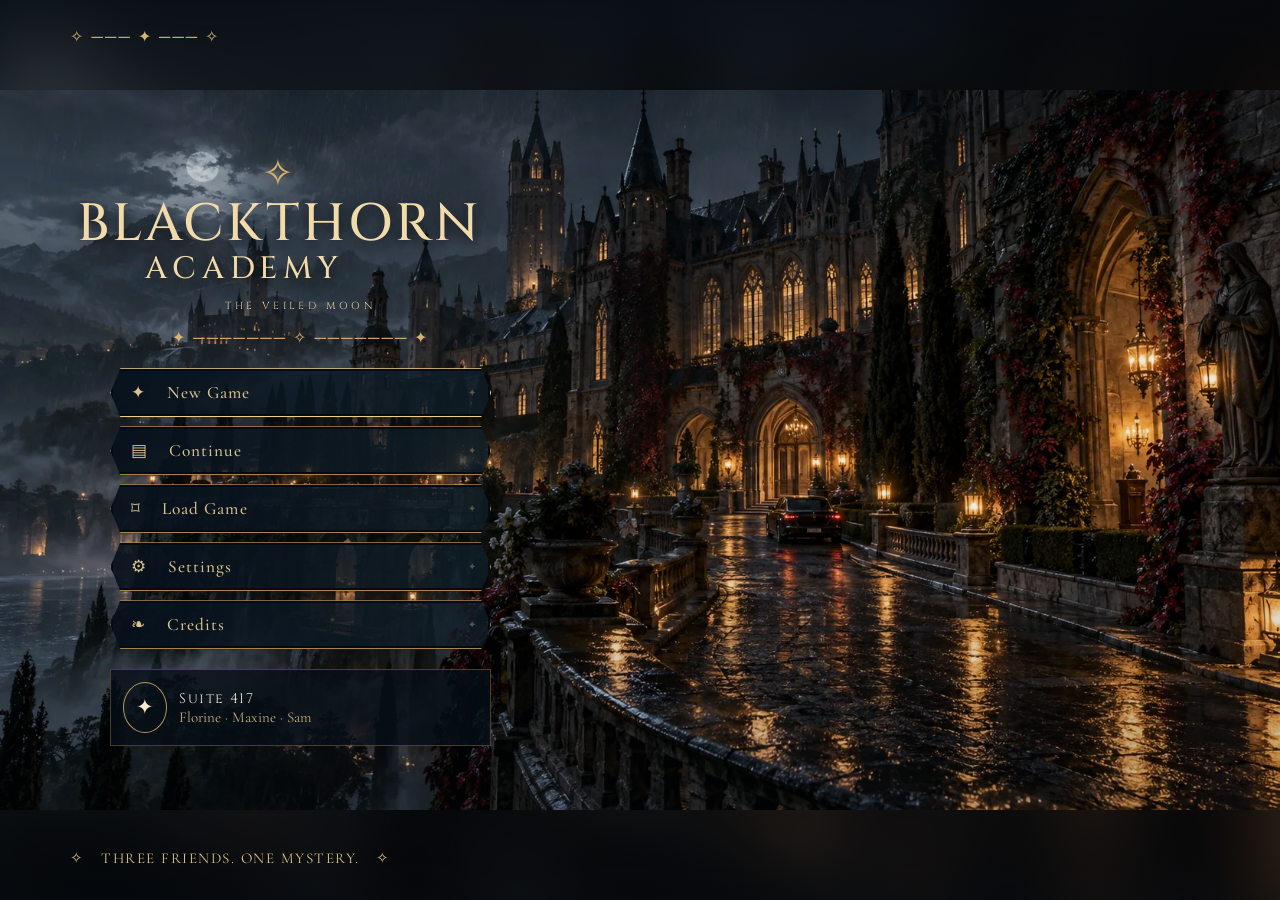
<file: index.html>
<!doctype html>
<html lang="en"><head><meta charset="utf-8"><meta name="viewport" content="width=device-width,initial-scale=1">
<meta name="theme-color" content="#09131f"><title>Blackthorn Academy — The Veiled Moon</title>
<link rel="stylesheet" href="projector.css"></head>
<body>
<main id="projection" aria-live="polite">
 <div class="scene-image" id="image"></div><div class="scene-shade"></div>
 <section id="menu" class="menu-screen">
   <div class="menu-ornament" aria-hidden="true">✧ ─── ✦ ─── ✧</div>
   <div class="menu-content">
    <div class="brand-sigil" aria-hidden="true">✧</div>
    <h1>BLACKTHORN <span>ACADEMY</span></h1>
    <div class="menu-subtitle">THE VEILED MOON</div>
    <div class="menu-divider">✦ ─────── ✧ ─────── ✦</div>
    <nav class="menu-buttons" aria-label="Main menu">
     <button id="newGame">✦ <span>New Game</span></button>
     <button id="continueGame">▤ <span>Continue</span></button>
     <button id="loadGame">⌑ <span>Load Game</span></button>
     <button id="settingsGame">⚙ <span>Settings</span></button>
     <button id="creditsGame">❧ <span>Credits</span></button>
    </nav>
    <div class="menu-profile"><span class="profile-symbol">✦</span><div><strong>Suite 417</strong><small>Florine · Maxine · Sam</small></div></div>
   </div>
   <p class="menu-footer">✧ &nbsp; THREE FRIENDS. ONE MYSTERY. &nbsp; ✧</p>
 </section>
 <section id="game" hidden>
   <header class="game-brand">✦ BLACKTHORN <small>ACADEMY</small></header>
   <div class="chapter-marker"><span id="chapter"></span><span id="progress">01 / 12</span></div>
   <div id="narration" class="narration-panel framed">
      <span class="eyebrow">THE STORY</span><h2 id="title"></h2><p id="words"></p>
   </div>
   <div id="dialogue" class="dialogue-layout" hidden>
     <div class="dialogue-line line-left"><figure class="portrait"><img id="portraitLeft" alt=""><figcaption id="nameLeft"></figcaption></figure>
       <div class="dialogue-card framed"><div class="speaker" id="speakerLeft"></div><p id="lineLeft"></p></div></div>
     <div class="dialogue-line line-right"><div class="dialogue-card framed"><div class="speaker" id="speakerRight"></div><p id="lineRight"></p></div>
       <figure class="portrait"><img id="portraitRight" alt=""><figcaption id="nameRight"></figcaption></figure></div>
   </div>
   <div class="game-actions"><button id="previous" title="Previous scene">← Back</button><button id="next">Continue →</button></div>
   <footer id="foot">BLACKTHORN ACADEMY · THE VEILED MOON</footer>
 </section>
</main>
<div id="toast" role="status" class="toast" hidden></div>
<button id="pause" class="float-pause" aria-label="Pause story" hidden>Ⅱ</button>
<button id="menuBack" class="float-menu" aria-label="Open main menu" hidden>☰</button>
<div id="paused" class="pause-screen" hidden><div class="pause-box framed"><p>BLACKTHORN ACADEMY</p><h2>The story is paused</h2><p>Everything is waiting for you.</p><button id="resume">▶ Resume</button></div></div>
<div id="modal" class="modal-overlay" hidden><div class="modal-card framed"><button id="modalClose" aria-label="Close dialog">✕</button><h2 id="modalTitle"></h2><div id="modalBody"></div></div></div>
<script src="blackthorn-sync.js" defer></script><script src="image-manifest.js" defer></script><script src="story-data.js" defer></script><script src="story-english.js" defer></script><script src="opening-script.js" defer></script><script src="story-script-week2.js" defer></script><script src="story-script-west-route.js" defer></script><script src="story-script-records.js" defer></script><script src="story-script-closing.js" defer></script><script src="story-beat-policy.js" defer></script><script src="projector.js" defer></script>
</body></html>
</file>
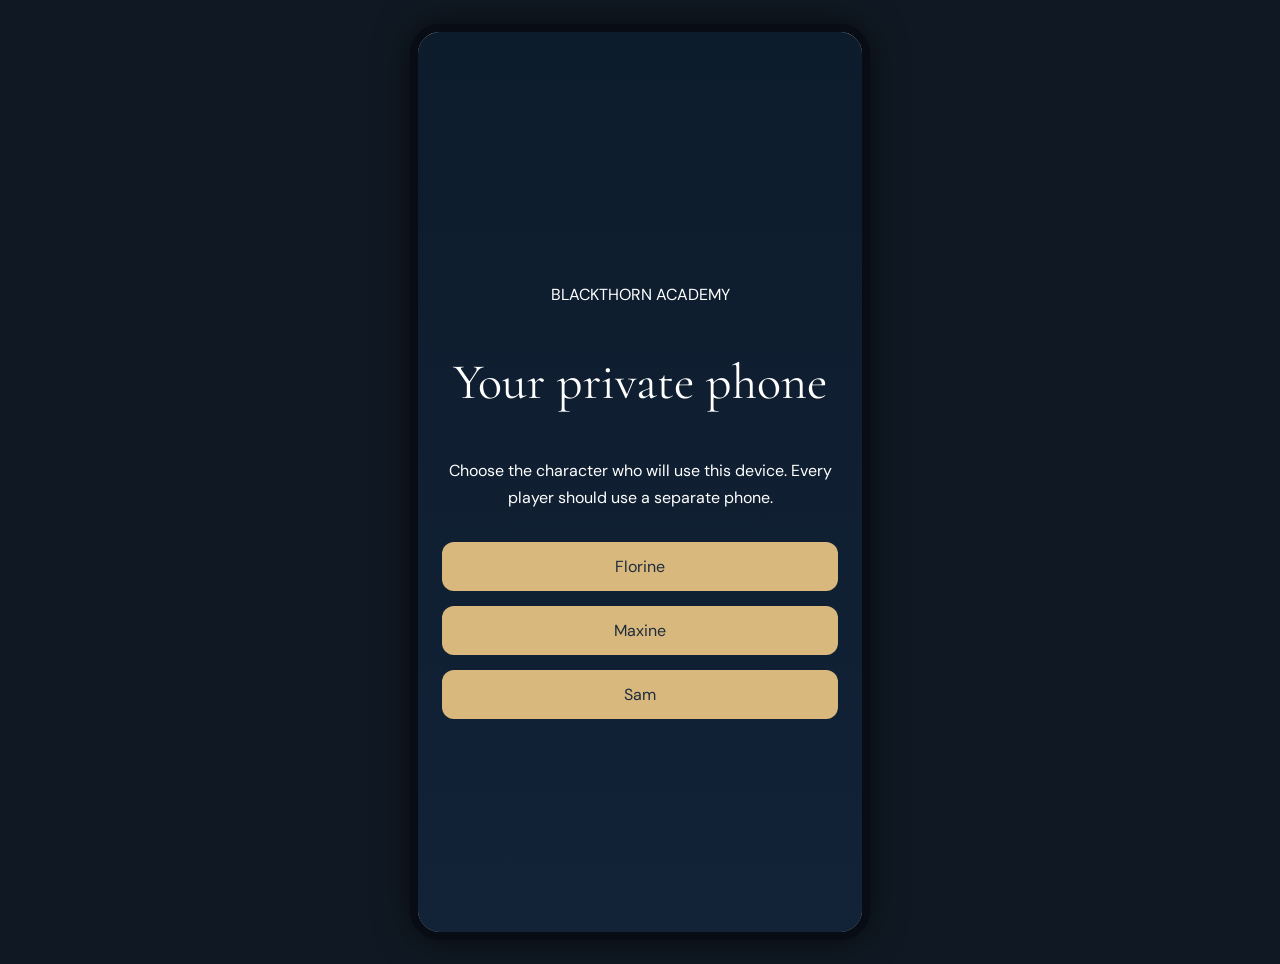
<file: phone/index.html>
<!doctype html><html lang="en"><head><meta charset="utf-8"><meta name="viewport" content="width=device-width,initial-scale=1,viewport-fit=cover"><meta name="theme-color" content="#101923"><meta name="apple-mobile-web-app-capable" content="yes"><title>Blackthorn · Private Phone</title><link rel="stylesheet" href="phone.css"></head><body><main id="screen" aria-live="polite"></main><script src="../blackthorn-sync.js" defer></script><script src="../story-data.js" defer></script><script src="../phone-english.js" defer></script><script src="../phone-dialogue-expanded.js" defer></script><script src="../phone-dialogue-week2.js" defer></script><script src="phone.js" defer></script></body></html>
</file>
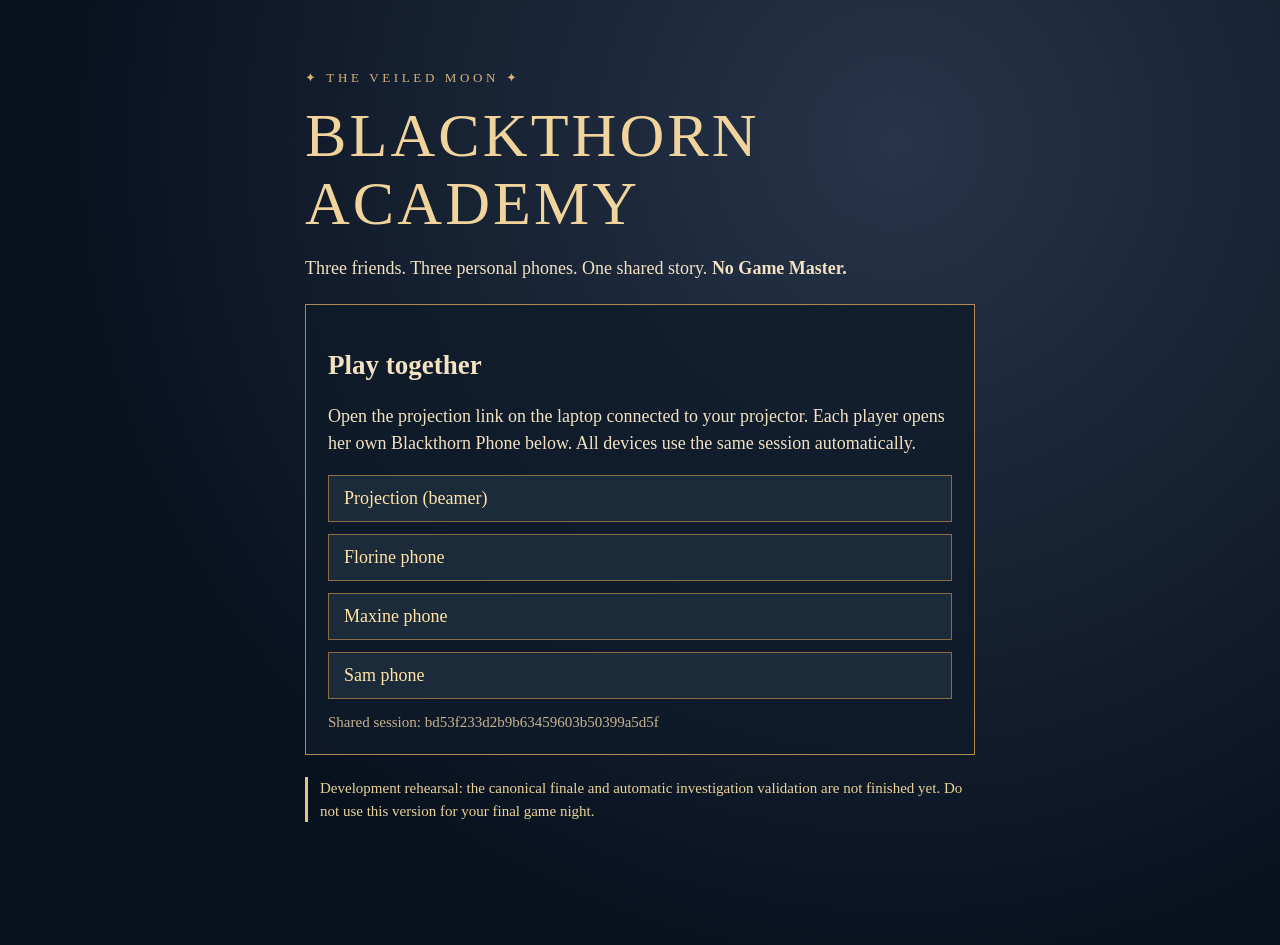
<file: director.html>
<!doctype html><html lang="en"><head><meta charset="utf-8"><title>Blackthorn Academy — Play Together</title><meta name="viewport" content="width=device-width,initial-scale=1"><style>body{background:#091421;color:#e9d09b;font:22px Georgia,serif;text-align:center;padding:15vh 10vw}a{color:#e9d09b}</style></head><body><h1>Blackthorn Academy</h1><p>This game is played by three friends. There is no Director.</p><p><a id="play" href="play.html">Open the shared game lobby</a></p><script>const u=new URL('play.html',location.href);const session=new URLSearchParams(location.search).get('session');if(session)u.searchParams.set('session',session);document.getElementById('play').href=u.href;location.replace(u.href);</script></body></html>
</file>
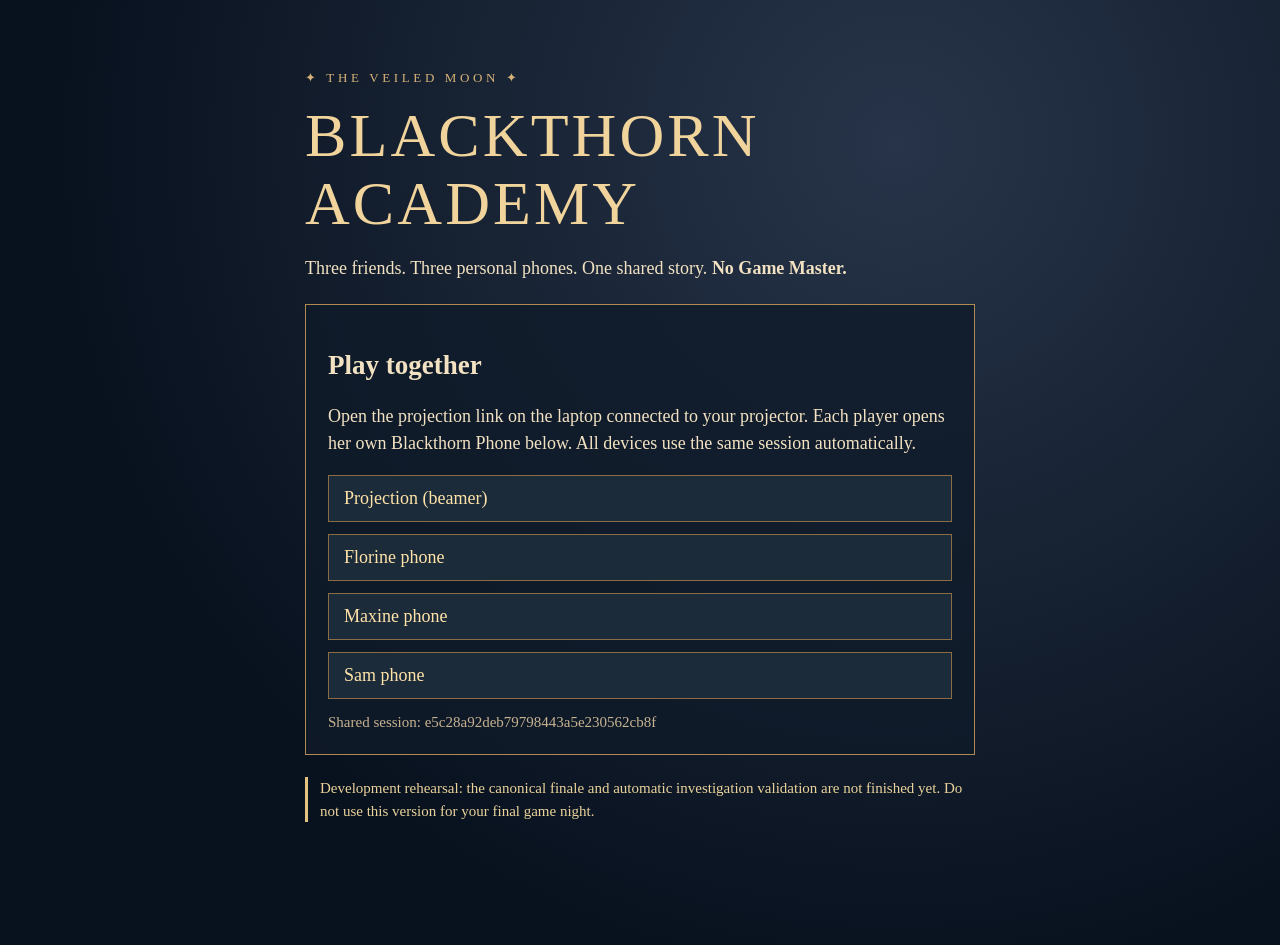
<file: play.html>
<!doctype html><html lang="en"><head><meta charset="utf-8"><meta name="viewport" content="width=device-width,initial-scale=1"><meta name="theme-color" content="#09131f"><title>Blackthorn Academy — Play Together</title><style>
:root{color-scheme:dark}*{box-sizing:border-box}body{margin:0;min-height:100vh;background:radial-gradient(circle at 70% 15%,#273449,#08111e 70%);font:18px Georgia,serif;color:#f2e2c2}.wrap{width:min(720px,92vw);margin:5vh auto;padding:25px}h1{font-weight:normal;font-size:clamp(35px,6vw,62px);line-height:1.1;letter-spacing:.05em;margin:15px 0;color:#f1d49c}.eyebrow{letter-spacing:.28em;color:#d7b278;font-size:13px}p{line-height:1.5}.panel{padding:22px;border:1px solid #af8b52;background:#101b2acc;margin:22px 0}a{display:block;padding:12px 15px;margin:12px 0;background:#1c2b39;border:1px solid #8a6d42;color:#ffe3a9;text-decoration:none}a:hover{background:#334154}small{color:#c8b391}code{color:#ebd6ae;overflow-wrap:anywhere}.notice{color:#ead39b;border-left:3px solid #e3c37f;padding-left:12px;font-size:15px}</style></head><body><main class="wrap"><div class="eyebrow">✦ THE VEILED MOON ✦</div><h1>BLACKTHORN ACADEMY</h1><p>Three friends. Three personal phones. One shared story. <strong>No Game Master.</strong></p><section class="panel"><h2>Play together</h2><p>Open the projection link on the laptop connected to your projector. Each player opens her own Blackthorn Phone below. All devices use the same session automatically.</p><div id="links"></div><small id="session"></small></section><p class="notice">Development rehearsal: the canonical finale and automatic investigation validation are not finished yet. Do not use this version for your final game night.</p></main><script>
(function(){const q=new URLSearchParams(location.search);let session=q.get('session');if(!/^[a-zA-Z0-9_-]{16,64}$/.test(session||'')){const bytes=new Uint8Array(16);crypto.getRandomValues(bytes);session=Array.from(bytes,x=>x.toString(16).padStart(2,'0')).join('');history.replaceState(null,'','?session='+session)}
const base=new URL('./',location.href);const links=[['Projection (beamer)','./?session='+session+'&autoplay=1'],['Florine phone','phone/?character=florine&session='+session],['Maxine phone','phone/?character=maxine&session='+session],['Sam phone','phone/?character=sam&session='+session]];for(const [name,path]of links){const a=document.createElement('a');a.textContent=name;a.href=new URL(path,base).href;a.target='_blank';a.rel='noopener noreferrer';document.getElementById('links').append(a)}document.getElementById('session').textContent='Shared session: '+session})();
</script></body></html>
</file>
<file: projector.css>
@import url('https://fonts.googleapis.com/css2?family=Cinzel:wght@400;500;600;700&family=Cormorant+Garamond:wght@400;500;600&display=swap');
:root{--gold:#d7b474;--gold2:#947043;--ivory:#f5e9d2;--navy:#09131f;--ink:#0c1620}
*{box-sizing:border-box}html,body{height:100%;margin:0;background:#08101a;color:var(--ivory);font-family:'Cormorant Garamond',Georgia,serif}button{cursor:pointer;color:inherit;font:inherit}button:focus-visible{outline:3px solid #f5d48b;outline-offset:4px}
[hidden]{display:none!important}#projection{position:relative;isolation:isolate;width:100%;height:100dvh;min-height:480px;overflow:hidden}
.scene-image,.scene-shade{position:absolute;inset:0;z-index:-2;background-size:cover;background-position:center;transition:opacity .35s ease}
.scene-image{filter:brightness(1.10) contrast(.99) saturate(.95)}
.scene-shade{z-index:-1;background:linear-gradient(90deg,#040a13e8 0%,#08101c95 36%,#07101a10 77%),linear-gradient(0deg,#050911b9,transparent 31%);pointer-events:none}
.menu-screen{height:100%;width:100%;display:flex;flex-direction:column;justify-content:center;position:relative}
.menu-content{width:min(41vw,640px);padding:12px 0 16px 6%;z-index:2;max-height:94vh}
.menu-content h1{font:500 clamp(36px,4.1vw,74px)/.99 Cinzel,Georgia,serif;letter-spacing:.06em;margin:2px 0 8px;color:#f2dbab;text-shadow:0 4px 15px #000c}
.menu-content h1 span{display:block;font-size:.59em;letter-spacing:.19em;margin-left:2.2em;margin-top:3px}
.brand-sigil{font-size:clamp(30px,3vw,52px);color:var(--gold);text-align:center;max-width:90%;text-shadow:0 0 20px #e7c27b85}
.menu-subtitle{text-align:center;letter-spacing:.33em;font:clamp(10px,.8vw,15px) Cinzel,serif;color:#e9ce9a;margin:15px 0}
.menu-divider,.menu-ornament{font-size:16px;color:var(--gold);letter-spacing:.13em}.menu-divider{text-align:center;margin:12px auto 20px}.menu-ornament{position:absolute;top:3%;left:5.5%}
.menu-buttons{display:grid;gap:9px;margin:0 auto;width:min(85%,390px)}
.menu-buttons button{position:relative;display:flex;gap:20px;align-items:center;padding:10px 20px;text-align:left;min-height:49px;border:1px solid #a78350;background:linear-gradient(90deg,#06101be8,#10202bbb);color:#dbc291;font:500 clamp(17px,1.35vw,26px) 'Cormorant Garamond',serif;letter-spacing:.065em;box-shadow:inset 0 0 0 2px #050b13,0 0 0 1px #2a221a;clip-path:polygon(10px 0,calc(100% - 10px) 0,100% 50%,calc(100% - 10px) 100%,10px 100%,0 50%)}
.menu-buttons button::after{content:'✦';position:absolute;right:13px;font-size:10px;opacity:.35}
.menu-buttons button:hover,.menu-buttons button:focus-visible{background:linear-gradient(90deg,#372b20,#0d1923);box-shadow:inset 0 0 0 2px #050b13,0 0 16px #bd925050;color:#fff1c9}
.menu-buttons button:first-child{border-color:#f0ce8b;box-shadow:0 0 14px #d0a35c55,inset 0 0 0 2px #050b13}
.menu-buttons button span{flex:1}.menu-profile{display:flex;align-items:center;gap:12px;border:1px solid #94744877;padding:12px;margin:20px auto 0;max-width:85%;background:#060e17cc}.profile-symbol{border:1px solid #ba9455;border-radius:50%;padding:12px;font-size:21px}.menu-profile strong,.menu-profile small{display:block}.menu-profile strong{font:14px Cinzel,serif;letter-spacing:.1em}.menu-profile small{color:#c8ad7b;font-size:15px}.menu-footer{position:absolute;bottom:2%;left:5.5%;font-size:15px;color:#dfc38e;letter-spacing:.1em}
#game{position:absolute;inset:0}.game-brand{position:absolute;top:3.5%;left:4%;font:500 clamp(13px,1.4vw,20px) Cinzel,serif;color:#efdab0;letter-spacing:.13em;text-shadow:0 3px 10px #000}.game-brand small{display:block;font-size:.6em;letter-spacing:.3em}
.chapter-marker{position:absolute;right:5%;top:5%;display:flex;gap:20px;font:11px Cinzel,serif;letter-spacing:.11em;color:#f5dfb6;text-shadow:0 2px 8px #000}
.framed{border:1px solid var(--gold2);outline:1px solid #cba26366;outline-offset:4px;background:linear-gradient(135deg,#101b24f5,#0c151eee 53%,#1a252acb);box-shadow:0 0 0 6px #07101999,0 12px 35px #0009;position:relative}
.framed::before,.framed::after{content:'✧';position:absolute;line-height:1;color:#ecc588;font-size:25px;pointer-events:none}.framed::before{top:-13px;left:-13px}.framed::after{bottom:-13px;right:-13px}
.narration-panel{position:absolute;left:8%;right:8%;bottom:11%;padding:24px 35px 28px;min-height:155px;max-height:47%;overflow:auto;background:#0c1723e8}
.eyebrow,.speaker{font:500 clamp(11px,1.1vw,17px) Cinzel,serif;color:#e7bd78;letter-spacing:.18em}
.narration-panel h2{font:500 clamp(27px,3.8vw,62px)/1.1 Cinzel,serif;margin:8px 0 10px;color:#f9eacb}
.narration-panel p{font-size:clamp(20px,2.1vw,35px);line-height:1.18;margin:0;color:#fff0da}
.dialogue-layout{position:absolute;inset:12% 4% 15%;display:flex;flex-direction:column;justify-content:space-between;gap:35px}
.dialogue-line{display:flex;align-items:center;width:81%;gap:22px}.dialogue-line.line-right{align-self:flex-end}.portrait{margin:0;flex:0 0 clamp(105px,16vw,245px);width:clamp(105px,16vw,245px);aspect-ratio:1;position:relative;border:3px solid #d8b373;border-radius:50%;padding:6px;background:#07121e;box-shadow:0 0 0 4px #362b1e,0 0 28px #000b;overflow:visible}
.portrait img{width:100%;height:100%;object-fit:cover;border-radius:50%;background:#24313a}.portrait figcaption{position:absolute;bottom:-18px;left:14%;right:14%;text-align:center;background:#111e2a;border:1px solid #b59055;padding:3px 6px;color:#f3d8a8;font:clamp(10px,1vw,15px) Cinzel,serif;white-space:nowrap;overflow:hidden;text-overflow:ellipsis}
.dialogue-card{flex:1;min-height:clamp(115px,19vh,230px);display:flex;flex-direction:column;justify-content:center;padding:20px 28px}
.dialogue-card p{margin:11px 0 0;font-size:clamp(22px,2.3vw,35px);line-height:1.13;color:#f6ead9}.dialogue-card:empty{opacity:.7}
.game-actions{position:absolute;bottom:3%;left:50%;transform:translateX(-50%);display:flex;gap:20px;z-index:10}.game-actions button,.pause-box button{border:1px solid #d6b273;padding:10px 25px;color:#f6dcaa;background:linear-gradient(110deg,#081321ec,#25303be8);font:500 15px Cinzel,serif;letter-spacing:.07em}.game-actions button:hover,.pause-box button:hover{background:#473624}
#foot{position:absolute;right:2%;bottom:2%;color:#e3c18b;font:10px Cinzel,serif;letter-spacing:.1em}.float-pause,.float-menu{position:fixed;top:3%;z-index:60;border:1px solid #a78554;border-radius:50%;background:#0b192ad9;color:#ead4a8;width:46px;height:46px;font-size:23px}.float-pause{right:3%}.float-menu{right:calc(3% + 57px)}.float-pause:hover,.float-menu:hover{background:#3a2b1d}
.pause-screen,.modal-overlay{position:fixed;inset:0;z-index:110;background:#050c15ed;display:grid;place-items:center;text-align:center}.pause-box,.modal-card{padding:40px;max-width:min(600px,86vw);width:100%}.pause-box h2,.modal-card h2{font:500 clamp(30px,3vw,55px) Cinzel,serif}.pause-box p{color:#e2c18a;font-size:21px}
.modal-card{text-align:left;max-height:80vh;overflow:auto}.modal-card h2{font-size:31px;color:#e8ca96}.modal-card p{font-size:21px;line-height:1.3}.modal-card label{display:block;font-size:20px;margin:14px 0 5px}.modal-card input,.modal-card select{background:#1b2b38;border:1px solid #ae8e59;padding:10px;color:white;font:17px Georgia,serif;width:100%}#modalClose{float:right;background:none;border:0;color:#eed49e;font-size:22px}.modal-card button{background:#172637;border:1px solid #9b7945;color:#eddbb5;padding:11px 18px;margin-top:10px;font-size:18px}.toast{position:fixed;right:20px;bottom:15px;z-index:120;border:1px solid #bea16c;background:#0b1826;color:#f1d49c;padding:12px 22px;font:16px Georgia,serif}
@media(max-width:850px){.menu-content{width:67vw}.menu-buttons{width:100%}.portrait{flex-basis:110px;width:110px}.dialogue-line{width:100%}.dialogue-layout{inset:15% 4% 18%}.dialogue-card{padding:15px}.menu-footer{font-size:11px}}
@media(max-height:580px){.menu-content{padding-top:3px;padding-bottom:3px}.menu-buttons{gap:4px}.menu-buttons button{min-height:36px;padding:5px 15px}.menu-profile{margin-top:8px;padding:6px}.dialogue-card{min-height:90px}.dialogue-layout{inset:12% 5% 17%}.portrait{flex-basis:100px;width:100px}}
@media(prefers-reduced-motion:reduce){*{transition:none!important;animation:none!important}}


/* PROJECTOR V4 — full scenery and deliberately unobtrusive reading furniture.
   The environment is the artwork. A blurred edge-fill is behind a complete
   contain-fit picture, so portrait crops and image close-ups are never zoomed.
   Applies ONLY to the projector, never to Blackthorn Phones. */
.scene-image{background:none!important;filter:none;overflow:hidden;isolation:isolate}
.scene-image::before,.scene-image::after{content:"";position:absolute;inset:0;pointer-events:none;background-image:var(--scene-photo);background-position:center;background-repeat:no-repeat}
.scene-image::before{inset:-4%;background-size:cover;filter:blur(36px) brightness(.47);opacity:.92}
.scene-image::after{background-size:contain;filter:brightness(.94);z-index:1}
.scene-shade{background:linear-gradient(180deg,rgba(4,10,17,.47),transparent 18%,transparent 60%,rgba(4,9,16,.18) 85%,rgba(4,9,16,.33))!important}
#game .game-brand{display:none}
.chapter-marker{position:absolute;left:clamp(15px,2.2vw,34px);top:clamp(14px,2.5vh,24px);right:auto;max-width:calc(100vw - 140px);display:flex;gap:10px;align-items:center;font:500 clamp(11px,1vw,15px)/1.2 Cinzel,Georgia,serif;letter-spacing:.07em;text-shadow:0 2px 9px #000;white-space:nowrap;overflow:hidden}
#progress{font:400 clamp(10px,.82vw,12px) Georgia,serif;letter-spacing:.02em;opacity:.68}
.float-menu,.float-pause{position:fixed;top:clamp(12px,1.7vh,21px);height:clamp(35px,3.5vw,42px);width:clamp(35px,3.5vw,42px);font:20px Georgia,serif;z-index:70;border-radius:50%;background:#091321d9;box-shadow:0 1px 12px #0008}
.float-pause{right:clamp(13px,1.6vw,26px)}.float-menu{right:clamp(57px,5.1vw,84px)}
.narration-panel{position:absolute;left:50%;right:auto;transform:translateX(-50%);bottom:clamp(55px,9.5vh,91px);width:min(74vw,980px);min-height:0;max-height:min(27vh,230px);padding:14px clamp(18px,2vw,29px) 15px;overflow-y:auto;overflow-x:hidden;background:rgba(7,16,28,.75);box-shadow:0 5px 25px #0008;backdrop-filter:blur(5px)}
.narration-panel.framed{outline:none;border:1px solid #b9915799;box-shadow:0 4px 22px #000a}
.narration-panel.framed::before,.narration-panel.framed::after{display:none}
.narration-panel .eyebrow{display:none}
.narration-panel h2{font:500 clamp(16px,1.4vw,25px)/1.2 Cinzel,serif;letter-spacing:.03em;margin:0 0 9px;color:#e9d1a4}
.narration-panel p{font:400 clamp(17px,1.7vw,27px)/1.28 'Cormorant Garamond',Georgia,serif;color:#f6ebdd;margin:0;text-wrap:pretty}
.narration-panel:not(.has-scene-title){padding-top:17px;padding-bottom:17px}
.game-actions{left:auto;right:clamp(14px,2vw,34px);bottom:clamp(13px,2vh,24px);transform:none;gap:7px;z-index:25}
.game-actions button{padding:7px 13px;font:500 clamp(11px,.9vw,13px)/1.2 Cinzel,serif;letter-spacing:0;white-space:nowrap;background:#0a1725d9;border-color:#b79664ad}
#foot{display:none}
.dialogue-layout{inset:16% 9% 19%;gap:22px;justify-content:center}
.dialogue-line{width:min(69%,950px);gap:15px}.dialogue-line.line-right{align-self:flex-end}
.portrait{flex:0 0 clamp(78px,8vw,134px);width:clamp(78px,8vw,134px);border-width:2px;padding:3px}
.portrait figcaption{bottom:-13px;left:0;right:0;font-size:clamp(9px,.75vw,12px)}
.dialogue-card{min-height:0;max-height:160px;padding:12px 21px;background:rgba(9,18,29,.78);box-shadow:0 3px 20px #0007}
.dialogue-card p{font-size:clamp(18px,1.6vw,26px);line-height:1.25;margin:6px 0 0}
.dialogue-card .speaker{font-size:clamp(11px,.95vw,15px)}
.dialogue-card.framed::before,.dialogue-card.framed::after{display:none}
@media(max-width:900px){.narration-panel{width:88vw;max-height:32vh;bottom:67px;padding:12px 17px}.narration-panel p{font-size:clamp(18px,2vw,25px)}.dialogue-layout{inset:13% 4% 16%}.dialogue-line{width:95%}}
@media(max-height:620px){.narration-panel{bottom:47px;max-height:32vh;padding:8px 16px}.narration-panel p{font-size:clamp(16px,2vw,22px)}.narration-panel h2{font-size:16px;margin-bottom:5px}.game-actions{bottom:9px}.game-actions button{padding:5px 9px}.chapter-marker{top:9px}}
@media(max-width:590px){.chapter-marker{max-width:calc(100% - 115px);gap:6px;font-size:10px}.narration-panel{width:93vw;bottom:60px}.game-actions{right:11px}}
</file>
<file: phone/phone.css>
@import url('https://fonts.googleapis.com/css2?family=Cormorant+Garamond:wght@400;600&family=DM+Sans:wght@400;500;600&display=swap');
:root{--accent:#c5a776;--ink:#1d222c;--wall:#162638;--glass:rgba(248,242,232,.90)}*{box-sizing:border-box}html,body{margin:0;min-height:100%;font-family:'DM Sans',sans-serif;color:var(--ink);background:#101923}button,input,textarea{font:inherit}button{cursor:pointer}.phone{width:min(100%,460px);min-height:100dvh;margin:auto;background:#e8e3d9;position:relative;overflow:hidden;box-shadow:0 0 35px #0009}.home{min-height:100dvh;background:linear-gradient(#17243a77,#0b1929b3),var(--wall) center/cover;display:flex;flex-direction:column;color:#fff;padding:env(safe-area-inset-top,18px) 18px max(18px,env(safe-area-inset-bottom))}.topbar{display:flex;justify-content:space-between;align-items:center;min-height:30px;color:#fff;font-size:12px;letter-spacing:.6px}.identity{text-align:center;padding:38px 10px 34px}.identity .clock{font-family:'Cormorant Garamond',serif;font-size:68px;line-height:1}.identity .person{font-size:14px;letter-spacing:2px}.identity .academy{font-size:11px;color:#f1d7a5;letter-spacing:1.8px}.grid{display:grid;grid-template-columns:repeat(4,minmax(0,1fr));gap:24px 9px;margin-top:auto;margin-bottom:auto}.appbutton{border:none;background:none;color:white;text-align:center;padding:0;font-size:11px;position:relative}.appicon{width:61px;height:61px;border:1px solid #ffffff59;background:#f7eee9e8;color:#2d3947;display:grid;place-items:center;margin:0 auto 7px;border-radius:16px;box-shadow:0 7px 15px #06121f80;font-size:27px}.appbutton:nth-child(3n+2) .appicon{background:#d9bcaa}.appbutton:nth-child(3n) .appicon{background:#c9d0c6}.bubble{position:absolute;top:-7px;right:8%;background:#b64a50;border-radius:99px;min-width:19px;padding:2px 5px;font-size:11px}.dock{display:flex;justify-content:space-evenly;gap:8px;padding:13px 9px;background:#fff3;border:1px solid #ffffff55;border-radius:27px;backdrop-filter:blur(15px);margin-top:28px}.dock .appicon{margin:0;width:57px;height:57px}.app{min-height:100dvh;background:#f3efe9;padding-bottom:100px}.appheader{position:sticky;top:0;background:#faf7f1ed;backdrop-filter:blur(12px);border-bottom:1px solid #ddd3c4;padding:15px 17px 13px;z-index:2;display:flex;gap:15px;align-items:center;justify-content:space-between}.appheader h1{margin:0;font-family:'Cormorant Garamond',serif;font-weight:600;font-size:31px}.navback{border:0;background:transparent;color:#8f714d;padding:8px 2px}.content{padding:19px}.thread{background:white;width:100%;border:0;text-align:left;padding:17px 16px;border-bottom:1px solid #e8dfd6;display:flex;gap:13px;align-items:center}.avatar{background:#243b4f;color:#e7ca96;width:48px;height:48px;border-radius:50%;display:grid;place-items:center;font-family:Georgia,serif;font-size:19px;flex:none}.thread strong{font-size:14px}.thread p{margin:4px 0 0;font-size:12px;color:#747474;max-width:280px;overflow:hidden;text-overflow:ellipsis;white-space:nowrap}.notice{font-size:12px;background:#fbf3df;border-left:3px solid #bd9d61;padding:13px;margin:10px 0 18px;color:#67573c}.messages{display:flex;flex-direction:column;gap:14px;padding:20px 16px}.msg{padding:13px 16px;max-width:87%;background:#fff;box-shadow:0 3px 10px #ddd6c9;border-radius:18px 18px 18px 4px;align-self:flex-start;font-size:14px}.msg.mine{background:#d2e0d4;border-radius:18px 18px 4px 18px;align-self:flex-end}.msg .who{font-size:10px;color:#817762;margin-bottom:5px}.replychoices{padding:12px 16px;display:grid;gap:9px}.replychoices button,.plainbutton{background:white;border:1px solid #cfbba1;color:#4f3d2d;border-radius:13px;padding:13px;min-height:45px;text-align:left}.replychoices button:disabled{opacity:.5}.bottomnav{position:fixed;bottom:0;left:50%;transform:translateX(-50%);width:min(100%,460px);height:71px;background:#fdfbf7ee;backdrop-filter:blur(10px);border-top:1px solid #e0d4c2;display:flex;justify-content:space-evenly;align-items:center}.bottomnav button{background:none;border:none;color:#625444;padding:10px}.photogrid{display:grid;grid-template-columns:repeat(2,minmax(0,1fr));gap:9px}.photogrid img{width:100%;aspect-ratio:4/5;object-fit:cover;border-radius:5px;cursor:pointer}.largephoto{width:100%;height:auto;max-height:70vh;object-fit:contain}.notearea{width:100%;min-height:280px;padding:18px;background:#fff;border:1px solid #ddcfbc;border-radius:12px;resize:vertical}.card{background:white;border:1px solid #e7dac8;border-radius:13px;padding:17px;margin-bottom:12px}.card h3{font-size:15px;margin:0 0 8px}.card p{margin:0;color:#655f55;font-size:13px;line-height:1.6}.freeze{position:fixed;z-index:1000;inset:0;background:#0c1725ee;display:grid;place-items:center;color:#f7e4c3;text-align:center;padding:35px}.freeze h2{font:36px 'Cormorant Garamond',serif}.freeze button{background:#d8b77d;border:0;border-radius:12px;padding:12px 22px;color:#1d2833}.blank{padding:36px 20px;text-align:center;color:#776957}.introphone{padding:70px 24px 50px;min-height:100dvh;background:linear-gradient(#091726b2,#112137c9),var(--wall) center/cover;display:flex;flex-direction:column;justify-content:center;color:#fff;text-align:center}.introphone h1{font:50px 'Cormorant Garamond',serif;line-height:1}.introphone p{line-height:1.7}.introphone select,.introphone button{padding:14px;background:#d9b87e;color:#1d2c3c;border:0;border-radius:12px;margin-top:15px;width:100%}body[data-person="sam"]{--wall:#304d63}body[data-person="maxine"]{--wall:#5d405b}body[data-person="florine"]{--wall:#47513e}@media(min-width:640px){.phone{min-height:880px;margin:24px auto;border-radius:30px;border:8px solid #070c15}.home,.app{min-height:862px}.bottomnav{bottom:32px;width:440px;border-radius:0 0 20px 20px}}
</file>
